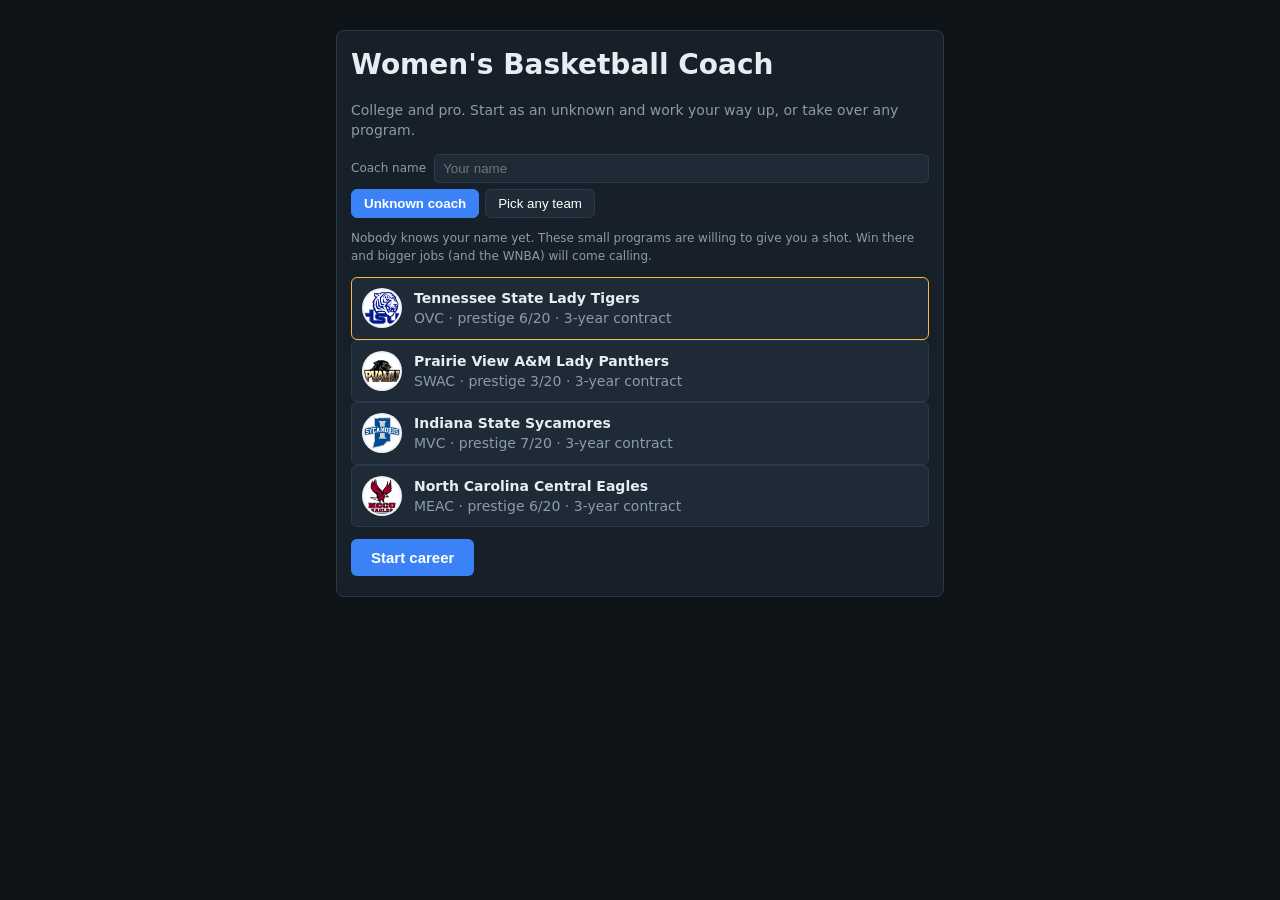
<file: index.html>
<!doctype html>
<html lang="en"><head><meta charset="utf-8"><meta name="viewport" content="width=device-width,initial-scale=1,viewport-fit=cover">
<meta name="theme-color" content="#0f1419"><meta name="apple-mobile-web-app-capable" content="yes"><meta name="mobile-web-app-capable" content="yes"><meta name="apple-mobile-web-app-title" content="Hoops Coach"><meta name="apple-mobile-web-app-status-bar-style" content="black-translucent">
<title>Women's Basketball Coach</title>
<link rel="stylesheet" href="css/style.css"></head>
<body>
<div id="app"></div>
<script type="module" src="js/ui/app.js"></script>
</body></html>
</file>
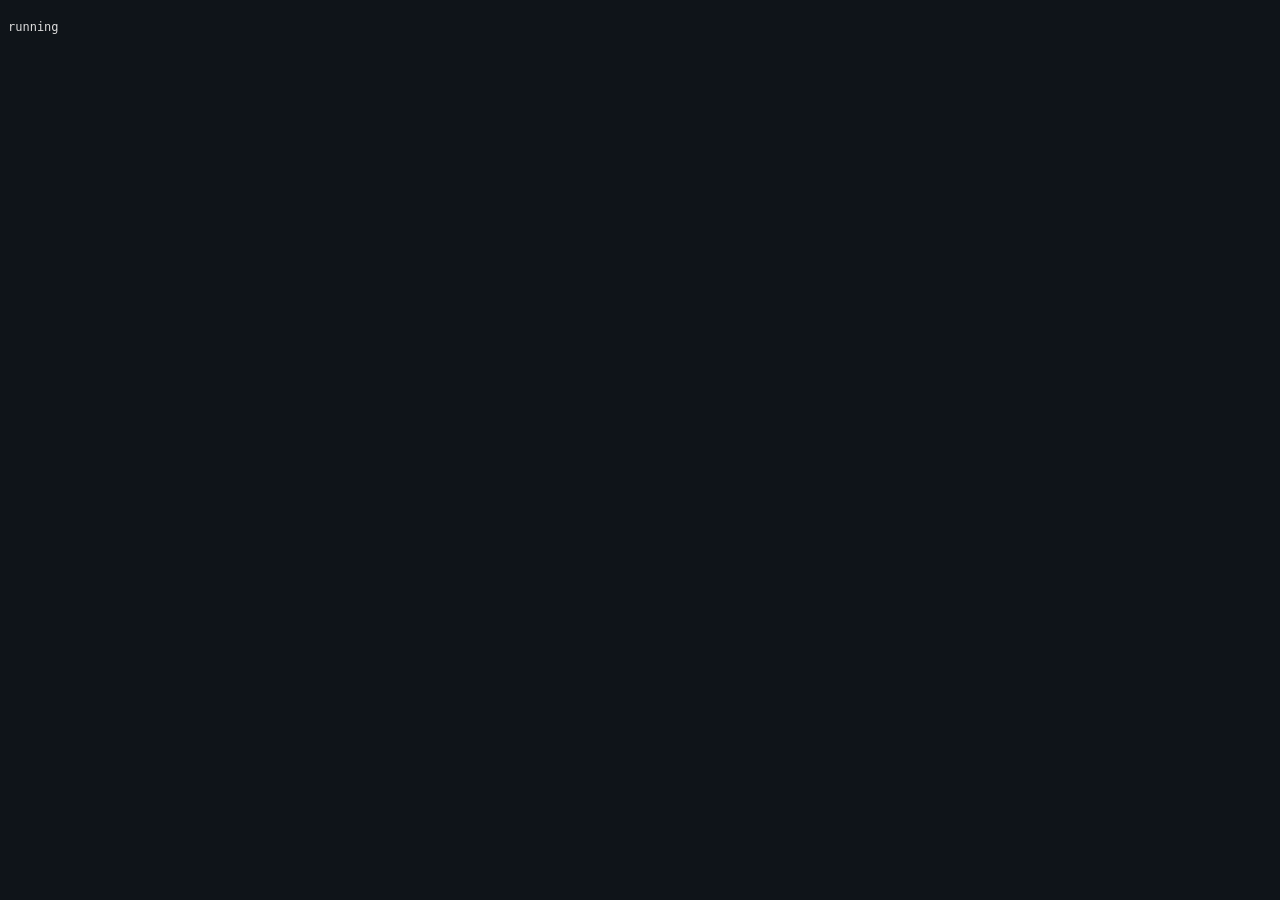
<file: courtsheet.html>
<!doctype html><html><head><meta charset="utf-8"><link rel="stylesheet" href="css/style.css">
<style>body{background:#0f1419;color:#ddd;font:12px system-ui;padding:8px} .row2{display:flex;gap:4px;margin:6px 0;align-items:flex-start} .row2 img{width:var(--iw,300px);border-radius:4px} .cap{width:260px;color:#9ab}</style></head>
<body><div id="box" style="width:600px;position:absolute;left:-9999px"></div><pre id="o">running</pre><div id="sheet"></div>
<script type="module">
// Court animation contact sheet: ?h=connecticut&a=south-carolina&lg=ncaa&n=14&skip=0&t=0.15,0.4,0.7,0.95&neutral=0
// Steps a real game and renders each possession at the given fractions of its script.
const q = new URLSearchParams(location.search), out = [];
try {
  const W = await import('./js/game/world.js'), S = await import('./js/game/season.js'), { Court } = await import('./js/ui/court.js');
  const G = W.newGame({ seed: 3, coachName: 'T', mode: 'pick', team: q.get('h') || 'connecticut' });
  const lg = q.get('lg') || 'ncaa', h = q.get('h') || (lg === 'ncaa' ? 'connecticut' : 'lva'), a = q.get('a') || (lg === 'ncaa' ? 'south-carolina' : 'nyl');
  const game = S.simGame(G, { id: 'sheet' + (q.get('seed') || 1), h, a, lg, neutral: q.get('neutral') === '1' ? 1 : 0 });
  const court = new Court(); document.getElementById('box').appendChild(court.cv);
  court.setGame({ home: G.teams[h], away: G.teams[a], lg, neutral: q.get('neutral') === '1', hasLogo: true, champ: () => q.get('champ') === '1' });
  await new Promise(r => setTimeout(r, 400));   // logo image
  const st = () => ({ on: [game.s[0].on.map(p => p.id), game.s[1].on.map(p => p.id)], tactics: [game.s[0].tactics, game.s[1].tactics], q: game.q, home: game.s[0].players.map(p => p.id), nums: Object.fromEntries([...game.s[0].players, ...game.s[1].players].map(p => [p.id, G.players[p.id]?.num ?? ''])) });
  const ts = (q.get('t') || '0.15,0.4,0.7,0.95').split(',').map(Number), N = +(q.get('n') || 12), skip = +(q.get('skip') || 0);
  const sheet = document.getElementById('sheet'); if (q.get('big')) { document.body.style.setProperty('--iw', '740px'); document.getElementById('box').style.width = '1100px'; }
  const shot = (evs, label) => {
    court.play(evs, st(), 1e9); const S2 = court.script;
    const row = document.createElement('div'); row.className = 'row2';
    const cap = document.createElement('div'); cap.className = 'cap'; cap.textContent = label; row.appendChild(cap);
    for (const t of ts) { court.draw(t); const im = document.createElement('img'); im.src = court.cv.toDataURL(); row.appendChild(im); }
    court.script = S2; court.finish(); sheet.appendChild(row);
  };
  shot(game.ev.slice(), 'tip-off');
  let k = 0, bad = 0;
  while (!game.done && k < N + skip) {
    const evs = game.step();
    if (k >= skip) shot(evs, evs.filter(e => e.type !== 'sub').map(e => e.text).join(' | '));
    k++;
  }
  // fuzz: play the rest of the game through the script builder looking for NaN positions
  while (!game.done) { const evs = game.step(); court.play(evs, st(), 1e9); for (const t of [0.3, 0.8, 1]) { court.draw(t); if ((court.lastPeople || []).some(p => !isFinite(p.x) || !isFinite(p.y))) bad++; } court.finish(); }
  out.push(`ok, bad frames ${bad}, final ${game.s[0].score}-${game.s[1].score}`);
} catch (e) { out.push('ERR ' + e.stack); }
document.getElementById('o').textContent = out.join('\n');
</script></body></html>
</file>
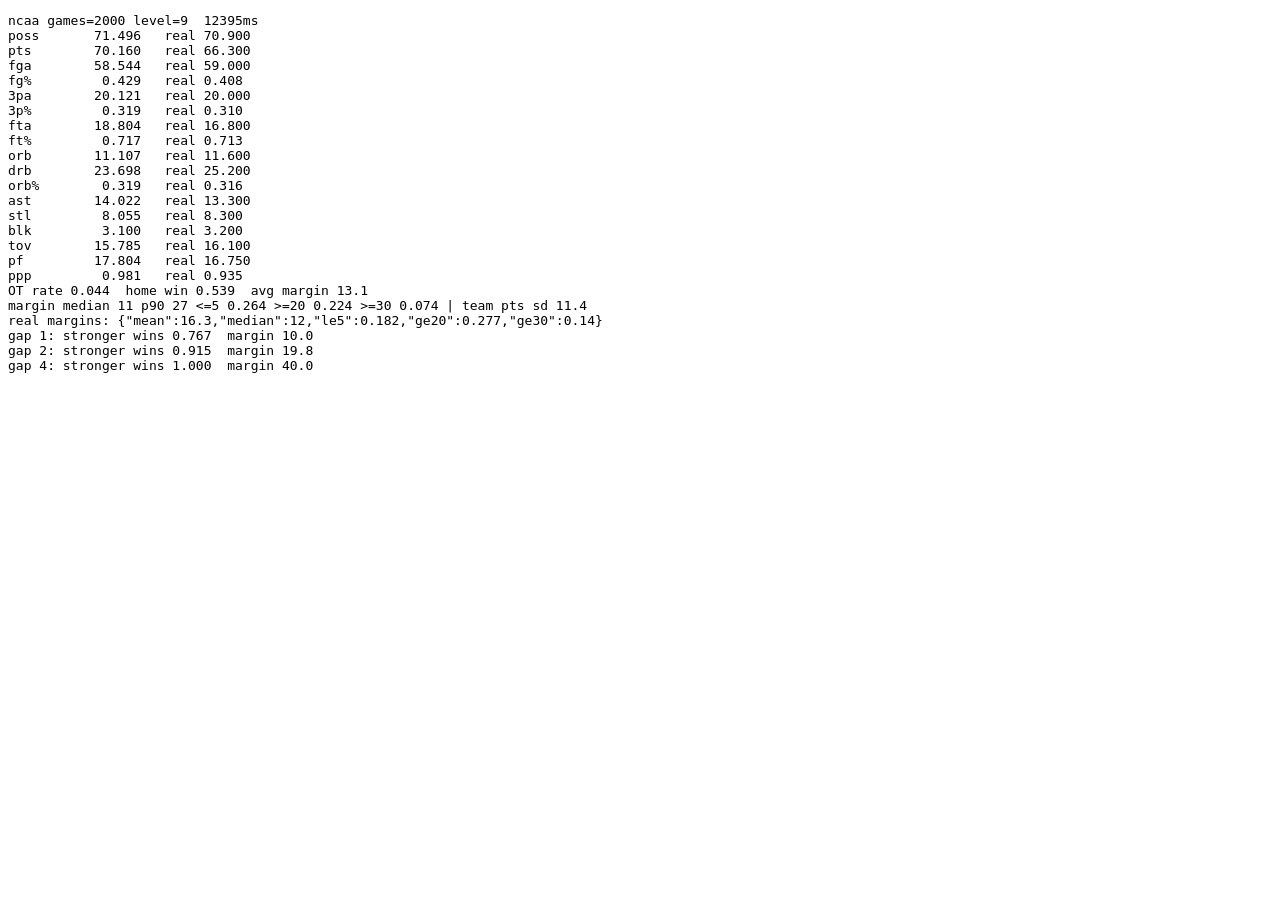
<file: harness.html>
<!doctype html>
<meta charset="utf-8">
<title>Engine harness</title>
<body style="font:13px monospace;background:#fff">
<pre id="o">running…</pre>
<script type="module">
// Calibration harness. ?league=ncaa|wnba&n=2000&level=9  (level = average rating of the generated teams)
// &real=1 uses the real rosters (js/data/real.js) instead: random pairings of teams in that league.
import { Game, ovr, TUNE } from './js/engine/game.js';
import { makeRng } from './js/engine/rng.js';
import { genRoster } from './js/data/gen.js';
const q = new URLSearchParams(location.search);
for (const kv of (q.get('tune') || '').split(',').filter(Boolean)) { const [k, v] = kv.split(':'); TUNE[k] = +v; if (k !== 'skill' && k !== 'form') TUNE.use = 1; }
const league = q.get('league') || 'ncaa', N = +(q.get('n') || 2000), level = +(q.get('level') || (league === 'ncaa' ? 9 : 14));
const T = { ncaa: { poss: 70.9, pts: 66.3, fga: 59.0, fg_pct: .408, tpa: 20.0, tp_pct: .310, fta: 16.8, ft_pct: .713, orb: 11.6, drb: 25.2, orb_pct: .316, ast: 13.3, stl: 8.3, blk: 3.2, tov: 16.1, pf: 16.75 },
            wnba: { poss: 82.3, pts: 87.1, fga: 68.6, fg_pct: .452, tpa: 25.5, tp_pct: .340, fta: 20.8, ft_pct: .786, orb: 8.5, drb: 25.0, orb_pct: .255, ast: 20.7, stl: 7.4, blk: 4.0, tov: 13.1, pf: 19.8 } }[league];
const o = document.getElementById('o'), out = [];
const rng = makeRng(+(q.get('seed') || 7));
let teams;
if (q.get('real')) {
  const R = await import('./js/data/real.js');
  const P = id => { const p = R.PLAYERS[id]; return { ...p, r: Object.fromEntries(R.RATING_KEYS.map((k, i) => [k, p.r[i]])) }; };
  teams = R.TEAMS.filter(t => t.league === league).map(t => ({ id: t.id, name: t.name, conf: t.conf, players: t.roster.map(P).sort((a, b) => b.L - a.L).slice(0, league === 'ncaa' ? 15 : 12) }));
} else teams = Array.from({ length: 40 }, (_, i) => ({ id: 't' + i, name: 'T' + i, players: genRoster(rng, level + rng.gauss() * 0.6, league) }));
const tactic = q.get('off') || null, dtac = q.get('def') || null;
const S = {}, add = (k, v) => S[k] = (S[k] || 0) + v;
let games = 0, ot = 0, homeW = 0, t0 = performance.now();
const margins = [], pts = [];
for (let g = 0; g < N; g++) {
  const a = teams[Math.floor(rng() * teams.length)]; let b;
  const same = teams.filter(t => t.conf === a.conf && t !== a);
  if (q.get('mirror')) b = { ...a, id: a.id + 'x' };
  else if (q.get('real') && same.length && rng() < 0.62) b = same[Math.floor(rng() * same.length)];
  else do { b = teams[Math.floor(rng() * teams.length)]; } while (b === a);
  const G = new Game({ ...a, tactics: tactic ? { off: tactic, def: dtac || 'man' } : undefined }, { ...b, tactics: dtac ? { def: dtac } : undefined }, { league, seed: g * 7919 + 1 });
  const r = G.run(); games++; if (r.ot) ot++; if (r.winner === 0) homeW++;
  margins.push(Math.abs(r.score[0] - r.score[1])); pts.push(r.score[0], r.score[1]);
  for (const tm of r.tm) for (const k in tm) add(k, tm[k]);
  add('ms', 0);
}
const n2 = games * 2, pg = k => S[k] / n2;
const row = (k, v, t) => `${k.padEnd(8)} ${v.toFixed(3).padStart(8)}   real ${t == null ? '' : t.toFixed(3)}`;
out.push(`${league} games=${games} level=${level} ${q.get('real') ? 'REAL' : ''} ${(performance.now() - t0).toFixed(0)}ms`);
S.poss = S.fga - S.orb + S.tov + 0.44 * S.fta;
out.push(row('poss', pg('poss'), T.poss), row('pts', pg('pts'), T.pts), row('fga', pg('fga'), T.fga), row('fg%', S.fgm / S.fga, T.fg_pct),
  row('3pa', pg('tpa'), T.tpa), row('3p%', S.tpm / S.tpa, T.tp_pct), row('fta', pg('fta'), T.fta), row('ft%', S.ftm / S.fta, T.ft_pct),
  row('orb', pg('orb'), T.orb), row('drb', pg('drb'), T.drb), row('orb%', S.orb / (S.orb + S.drb), T.orb_pct), row('ast', pg('ast'), T.ast), row('stl', pg('stl'), T.stl),
  row('blk', pg('blk'), T.blk), row('tov', pg('tov'), T.tov), row('pf', pg('pf'), T.pf), row('ppp', S.pts / S.poss, T.pts / T.poss));
out.push(`OT rate ${(ot / games).toFixed(3)}  home win ${(homeW / games).toFixed(3)}  avg margin ${(margins.reduce((s, x) => s + x, 0) / games).toFixed(1)}`);
{ const m = margins.slice().sort((a, b) => a - b), mean = pts.reduce((s, x) => s + x, 0) / pts.length, sd = Math.sqrt(pts.reduce((s, x) => s + (x - mean) ** 2, 0) / pts.length);
  out.push(`margin median ${m[m.length >> 1]} p90 ${m[Math.floor(m.length * 0.9)]} <=5 ${(m.filter(x => x <= 5).length / m.length).toFixed(3)} >=20 ${(m.filter(x => x >= 20).length / m.length).toFixed(3)} >=30 ${(m.filter(x => x >= 30).length / m.length).toFixed(3)} | team pts sd ${sd.toFixed(1)}`);
  out.push(`real margins: ${JSON.stringify({ wnba: { mean: 11.8, median: 10, le5: .272, ge20: .17, ge30: .054 }, ncaa: { mean: 16.3, median: 12, le5: .182, ge20: .277, ge30: .14 } }[league])}`); }
// Strength check: level gap -> win% and margin
if (!q.get('real')) for (const gap of [1, 2, 4]) {
  let w = 0, m = 0; const M = 400;
  for (let g = 0; g < M; g++) {
    const A = { id: 'a', name: 'A', players: genRoster(rng, level + gap / 2, league) }, B = { id: 'b', name: 'B', players: genRoster(rng, level - gap / 2, league) };
    const r = new Game(g % 2 ? A : B, g % 2 ? B : A, { league, seed: g + 99, neutral: true }).run();
    const ai = g % 2 ? 0 : 1; if (r.winner === ai) w++; m += r.score[ai] - r.score[1 - ai];
  }
  out.push(`gap ${gap}: stronger wins ${(w / M).toFixed(3)}  margin ${(m / M).toFixed(1)}`);
}
o.textContent = out.join('\n');
</script>
</file>
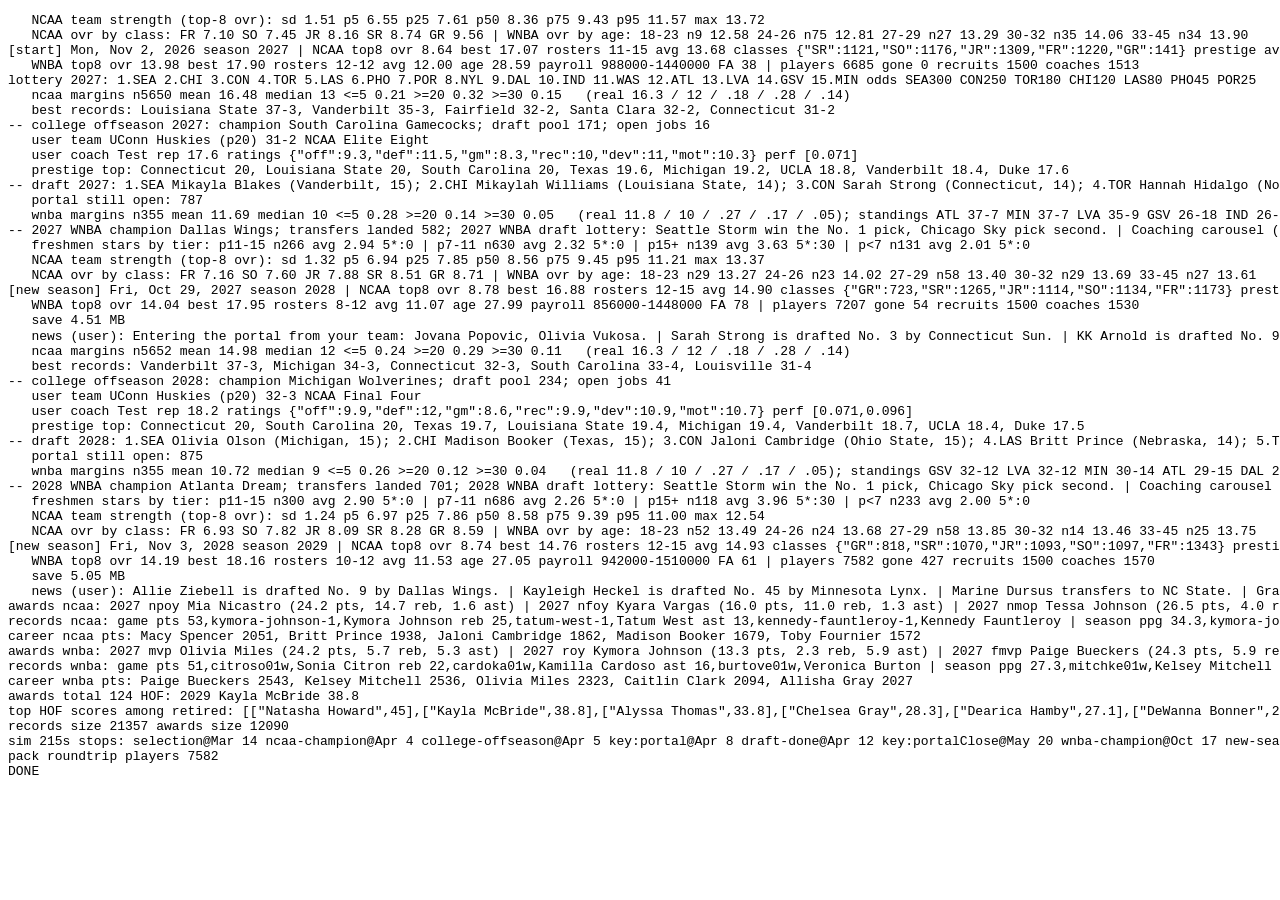
<file: multiseason.html>
<!doctype html><meta charset="utf-8"><body><pre id="o">running</pre>
<!-- Multi-season test: ?seasons=3&team=connecticut&auto=1&seed=5. Runs the whole calendar (offseasons included) with the user's team on
     auto, and prints league health per season: rating levels, roster sizes, recruiting, portal, draft, free agency, carousel, save size. -->
<script type="module">
const o = document.getElementById('o'), out = [], q = new URLSearchParams(location.search);
const log = s => { out.push(s); o.textContent = out.join('\n'); };
try {
  const W = await import('./js/game/world.js'), S = await import('./js/game/season.js'), SC = await import('./js/game/sched.js'), OF = await import('./js/game/offseason.js'), RC = await import('./js/game/recruit.js'), SV = await import('./js/game/saves.js');
  const team = q.get('team') || 'connecticut', N = +(q.get('seasons') || 2);
  const E = await import('./js/engine/game.js'); for (const kv of (q.get('tune') || '').split(',').filter(Boolean)) { const [k, v] = kv.split(':'); E.TUNE[k] = +v; if (k !== 'skill' && k !== 'form') E.TUNE.use = 1; }
  const marg = lg => { const m = G.games.filter(g => g.lg === lg && g.done).map(g => Math.abs(g.s[0] - g.s[1])).sort((a, b) => a - b); const n = m.length; return `${lg} margins n${n} mean ${f(m.reduce((s, x) => s + x, 0) / n)} median ${m[n >> 1]} <=5 ${f(m.filter(x => x <= 5).length / n)} >=20 ${f(m.filter(x => x >= 20).length / n)} >=30 ${f(m.filter(x => x >= 30).length / n)}`; };
  const mode = q.get('mode') || 'pick';
  const G = W.newGame({ seed: +(q.get('seed') || 5), coachName: 'Test', mode, team });
  G.user.auto = q.get('auto') !== '0';
  const avg = a => a.length ? a.reduce((s, x) => s + x, 0) / a.length : 0, f = x => x.toFixed(2);
  const health = tag => {
    const lg = l => Object.values(G.teams).filter(t => t.league === l);
    const top8 = t => t.roster.map(id => W.ovr(G.players[id])).sort((a, b) => b - a).slice(0, 8);
    const nc = lg('ncaa'), wn = lg('wnba');
    const sizes = ts => { const s = ts.map(t => t.roster.length); return `${Math.min(...s)}-${Math.max(...s)} avg ${f(avg(s))}`; };
    const cls = {}; for (const t of nc) for (const id of t.roster) { const c = G.players[id].cls; cls[c] = (cls[c] || 0) + 1; }
    const wAge = wn.flatMap(t => t.roster.map(id => G.players[id].age));
    const pay = wn.map(t => OF.payroll(G, t));
    const pres = nc.map(t => t.prestige);
    const byc = {}; for (const t of nc) for (const id of t.roster) { const p = G.players[id]; (byc[p.cls] ||= []).push(W.ovr(p)); }
    { const ts = nc.map(t => avg(top8(t))).sort((a, b) => a - b), m = avg(ts), sd = Math.sqrt(avg(ts.map(x => (x - m) ** 2))); const q = p => f(ts[Math.floor(p * (ts.length - 1))]);
      log(`   NCAA team strength (top-8 ovr): sd ${f(sd)} p5 ${q(0.05)} p25 ${q(0.25)} p50 ${q(0.5)} p75 ${q(0.75)} p95 ${q(0.95)} max ${q(1)}`); }
    log(`   NCAA ovr by class: ` + ['FR', 'SO', 'JR', 'SR', 'GR'].map(c => `${c} ${f(avg(byc[c] || []))}`).join(' ') + ` | WNBA ovr by age: ` + [[18, 23], [24, 26], [27, 29], [30, 32], [33, 45]].map(([a, b]) => { const v = wn.flatMap(t => t.roster.map(id => G.players[id])).filter(p => p.age >= a && p.age <= b).map(W.ovr); return `${a}-${b} n${v.length} ${f(avg(v))}`; }).join(' '));
    log(`[${tag}] ${SC.fmtDay(G.day, true)} season ${G.season} | NCAA top8 ovr ${f(avg(nc.flatMap(top8)))} best ${f(Math.max(...nc.flatMap(top8)))} rosters ${sizes(nc)} classes ${JSON.stringify(cls)} prestige avg ${f(avg(pres))} max ${f(Math.max(...pres))}`);
    log(`   WNBA top8 ovr ${f(avg(wn.flatMap(top8)))} best ${f(Math.max(...wn.flatMap(top8)))} rosters ${sizes(wn)} age ${f(avg(wAge))} payroll ${Math.min(...pay)}-${Math.max(...pay)} FA ${G.fa.length} | players ${Object.keys(G.players).length} gone ${Object.values(G.players).filter(p => p.league === 'gone').length} recruits ${(G.recruits || []).length} coaches ${Object.keys(G.coaches).length}`);
  };
  health('start');
  const L = G.lottery; log('lottery ' + L.draft + ': ' + L.r1.map((id, i) => `${i + 1}.${G.teams[id].abbr}`).join(' ') + ' odds ' + L.odds.map(([id, o]) => G.teams[id].abbr + o).join(' '));
  const t0 = performance.now();
  const stops = [];
  let seasonsDone = 0, guard = 0;
  while (seasonsDone < N && guard++ < 400) {
    const r = S.advance(G, { stopAtUserGame: false });
    stops.push(r.stop + '@' + SC.fmtDay(r.day));
    if (r.stop === 'jobs') {
      const cur = G.teams[W.userTeam(G)], best = (G.user.offers || []).map(o => G.teams[o.tid]).filter(t => t.league === 'ncaa').sort((a, b) => b.prestige - a.prestige)[0];
      log(`-- offers: ${(G.user.offers || []).map(o => `${G.teams[o.tid].short} (p${Math.round(G.teams[o.tid].prestige)})`).join(', ')}${G.user.fired ? ' [fired]' : ''}`);
      if (G.user.fired) OF.acceptJob(G, G.user.offers[0].tid);
      else if (q.get('move') && best && best.prestige > cur.prestige + 2) { OF.acceptJob(G, best.id); log(`   moved to ${best.name}`); }
      else OF.declineOffers(G);
    }
    if (r.stop === 'college-offseason') {
      const cal = SC.calendar(G.season);
      log('   ' + marg('ncaa') + '   (real 16.3 / 12 / .18 / .28 / .14)');
      { const ap = Object.values(G.teams).filter(t => t.league === 'ncaa').sort((a, b) => (b.rec.w - b.rec.l) - (a.rec.w - a.rec.l)).slice(0, 5).map(t => `${t.short} ${t.rec.w}-${t.rec.l}`); log('   best records: ' + ap.join(', ')); }
      log(`-- college offseason ${G.season}: champion ${G.teams[G.bracket.champ].name}; draft pool ${G.draftPool.length}; open jobs ${G.carousel ? G.carousel.open.length : 0}`);
      const u = G.teams[W.userTeam(G)], c = G.coaches[G.user.coach]; log(`   user team ${u.name} (p${u.prestige}) ${u.hist.at(-1)?.w}-${u.hist.at(-1)?.l} ${OF.finishLabel('ncaa', u.hist.at(-1)?.f)}`); log(`   user coach ${c.name} rep ${c.rep} ratings ${JSON.stringify(c.r)} perf ${JSON.stringify(c.perf)}`);
      const hi = Object.values(G.teams).filter(t => t.league === 'ncaa').sort((a, b) => b.prestige - a.prestige).slice(0, 8).map(t => `${t.short} ${t.prestige}`); log('   prestige top: ' + hi.join(', '));
      void cal;
    }
    if (r.stop === 'draft-done' || (r.stop === null && G.draft?.done && !G._dl)) { }
    if (G.draft?.done && !G._dl) { G._dl = 1; log(`-- draft ${G.draft.season}: ` + G.draft.picks.slice(0, 12).map(([t, p], i) => `${i + 1}.${G.teams[t].abbr} ${G.players[p]?.name} (${G.players[p]?.college}, ${W.ovrI(G.players[p])})`).join('; '));
      const portal = (G.recruits || []).filter(id => G.players[id]?.rec?.portal).length; log(`   portal still open: ${portal}`); }
    if (r.stop === 'new-season') {
      delete G._dl; seasonsDone++;
      // recruiting outcome of the class that just joined: freshmen by team prestige tier
      const nc = Object.values(G.teams).filter(t => t.league === 'ncaa');
      const tier = t => t.prestige >= 15 ? 'p15+' : t.prestige >= 11 ? 'p11-15' : t.prestige >= 7 ? 'p7-11' : 'p<7';
      const by = {}; for (const t of nc) for (const id of t.roster) { const p = G.players[id]; if (p.cls === 'FR' && p.stars) { (by[tier(t)] ||= []).push(p.stars); } }
      log('   freshmen stars by tier: ' + Object.entries(by).map(([k, v]) => `${k} n${v.length} avg ${f(avg(v))} 5*:${v.filter(x => x === 5).length}`).join(' | '));
      const tr = Object.values(G.players).filter(p => p.league === 'ncaa' && p.from).length; void tr;
      health('new season');
      const json = SV.packGame(G); log(`   save ${(json.length / 1e6).toFixed(2)} MB`);
      log(`   news (user): ` + G.news.filter(n => n.me).slice(-8).map(n => n.text).join(' | '));
    }
    if (r.stop === 'wnba-champion') { log('   ' + marg('wnba') + '   (real 11.8 / 10 / .27 / .17 / .05); standings ' + S.standings(G, 'wnba').map(t => `${t.abbr} ${t.rec.w}-${t.rec.l}`).join(' ')); }
    if (r.stop === 'wnba-champion') { const tr = Object.values(G.players).filter(p => p.league === 'ncaa' && p.from).length; log(`-- ${G.season} WNBA champion ${G.teams[G.wpo.champ].name}; transfers landed ${tr}; ` + G.news.filter(n => /portal opens|carousel|lottery/.test(n.text)).slice(-4).map(n => n.text).join(' | ')); }
    if (r.stop === 'max') break;
  }
  { const LG = await import('./js/game/legacy.js');
    for (const lg of ['ncaa', 'wnba']) {
      const A = G.awards.filter(a => LG.AWARDS[a.k][0] === lg && ['npoy', 'mvp', 'nfoy', 'roy', 'nmop', 'fmvp', 'ncoy', 'wcoy'].includes(a.k));
      log(`awards ${lg}: ` + A.map(a => `${a.s} ${a.k} ${(G.players[a.id] || G.coaches[a.id])?.name} (${a.v})`).join(' | '));
      const R = G.records[lg]; log(`records ${lg}: game pts ${R.game.pts?.[0]?.slice(0, 3)} reb ${R.game.reb?.[0]?.slice(0, 3)} ast ${R.game.ast?.[0]?.slice(0, 3)} | season ppg ${R.avg.pts?.[0]?.slice(0, 3)} | team wins ${R.tseason.w?.[0]?.slice(0, 3)}`);
      log(`career ${lg} pts: ` + LG.careerLeaders(G, lg, 'pts', 5).map(x => `${x.p.name} ${x.v}`).join(', '));
    }
    log('awards total ' + G.awards.length + ' HOF: ' + G.hof.map(h => `${h.s} ${(G.players[h.id] || G.coaches[h.id])?.name} ${h.score}`).join(', '));
    const top = Object.values(G.players).filter(p => p.league === 'gone' && p.left).map(p => [p.name, LG.hofScore(G, p)]).sort((a, b) => b[1] - a[1]).slice(0, 6); log('top HOF scores among retired: ' + JSON.stringify(top));
    log('records size ' + JSON.stringify(G.records).length + ' awards size ' + JSON.stringify(G.awards).length); }
  log(`sim ${(performance.now() - t0) / 1000 | 0}s stops: ${stops.filter(s => !s.startsWith('null')).join(' ')}`);
  const G2 = SV.unpackGame(SV.packGame(G)); log('pack roundtrip players ' + Object.keys(G2.players).length);
} catch (e) { log('ERR ' + e.stack); }
log('DONE');
</script>
</file>
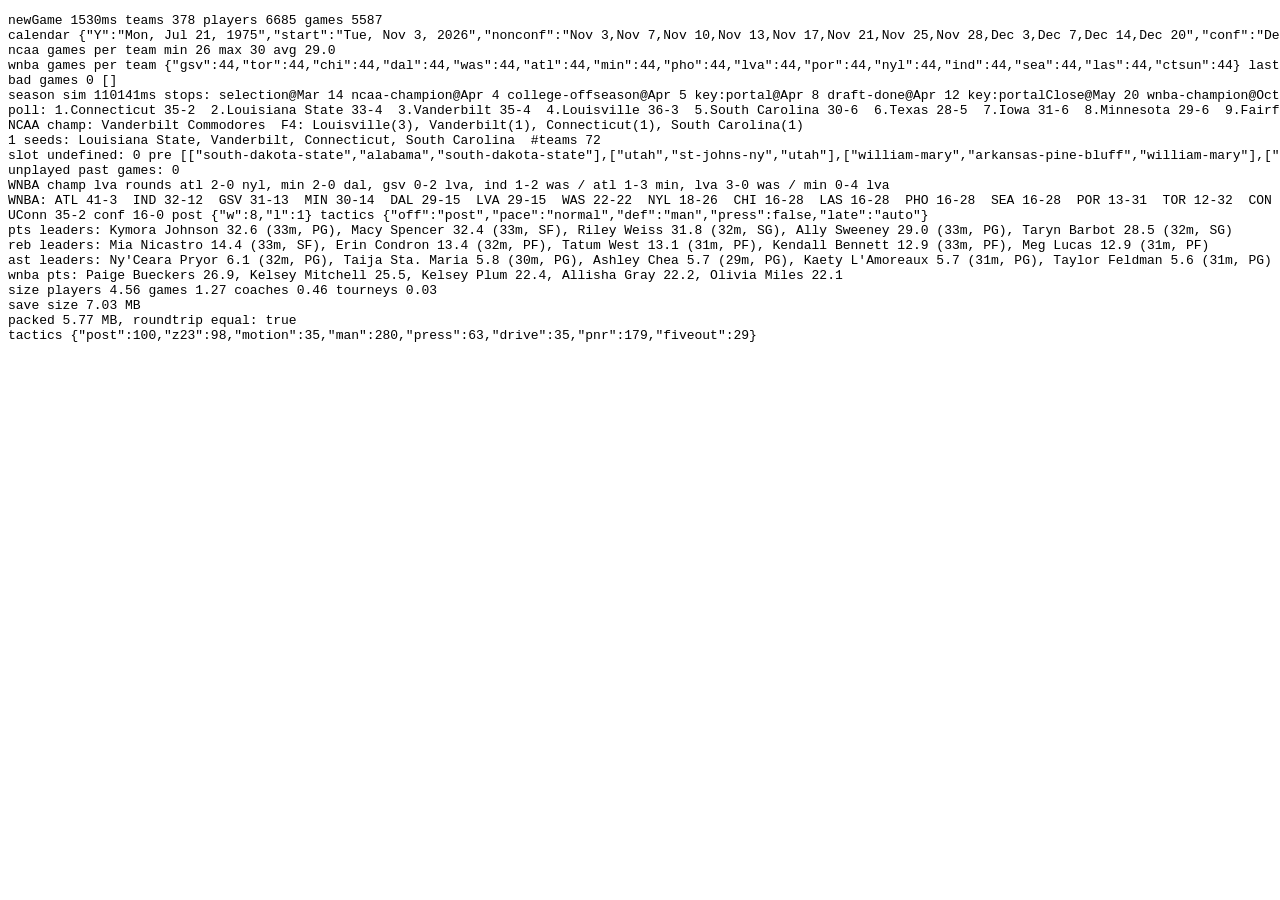
<file: seasontest.html>
<!doctype html><meta charset="utf-8"><body><pre id="o">running</pre><!-- Full two-league season test: newGame (UConn), advance to the WNBA title, prints schedule counts, poll, bracket, standings, leaders, save size + pack roundtrip. -->
<script type="module">
const o = document.getElementById('o'), out = [];
const canon = x => JSON.stringify(x, (k, v) => v && typeof v === 'object' && !Array.isArray(v) ? Object.fromEntries(Object.keys(v).sort().map(q => [q, v[q]])) : v);
try {
  const W = await import('./js/game/world.js'), S = await import('./js/game/season.js'), SC = await import('./js/game/sched.js');
  let t0 = performance.now();
  const G = W.newGame({ seed: 11, coachName: 'Test', mode: 'pick', team: 'connecticut' });
  out.push(`newGame ${(performance.now() - t0).toFixed(0)}ms teams ${Object.keys(G.teams).length} players ${Object.keys(G.players).length} games ${G.games.length}`);
  const cal = SC.calendar(G.season);
  out.push('calendar ' + JSON.stringify(Object.fromEntries(Object.entries(cal).map(([k, v]) => [k, typeof v === 'number' ? SC.fmtDay(v, true) : Array.isArray(v) ? v.map(x => SC.fmtDay(x)).join(',') : Object.fromEntries(Object.entries(v).map(([a, b]) => [a, SC.fmtDay(b)]))]))));
  const per = {}; for (const g of G.games) if (g.lg === 'ncaa') { per[g.h] = (per[g.h] || 0) + 1; per[g.a] = (per[g.a] || 0) + 1; }
  const cnt = Object.values(per); out.push(`ncaa games per team min ${Math.min(...cnt)} max ${Math.max(...cnt)} avg ${(cnt.reduce((a, b) => a + b, 0) / cnt.length).toFixed(1)}`);
  const wp = {}; for (const g of G.games) if (g.lg === 'wnba') { wp[g.h] = (wp[g.h] || 0) + 1; wp[g.a] = (wp[g.a] || 0) + 1; }
  out.push('wnba games per team ' + JSON.stringify(wp) + ' last day ' + SC.fmtDay(Math.max(...G.games.filter(g => g.lg === 'wnba').map(g => g.day))));
  t0 = performance.now();
  const badg = G.games.filter(g => !G.teams[g.h] || !G.teams[g.a]); out.push('bad games ' + badg.length + ' ' + JSON.stringify(badg.slice(0, 3)));
  let stops = [];
  for (let k = 0; k < 20; k++) { const r = S.advance(G, { stopAtUserGame: false }); stops.push(r.stop + '@' + SC.fmtDay(r.day)); if (r.stop === 'wnba-champion' || r.stop === 'max') break; }
  out.push(`season sim ${(performance.now() - t0).toFixed(0)}ms stops: ${stops.join(' ')}`);
  out.push('poll: ' + G.polls.ncaa.list.slice(0, 10).map(x => `${x.rank}.${G.teams[x.id].short} ${x.w}-${x.l}`).join('  '));
  const B = G.bracket;
  if (B) {
    out.push('NCAA champ: ' + (B.champ && G.teams[B.champ].name) + '  F4: ' + (B.w[3] || []).map(id => id && G.teams[id].short + '(' + B.seeds[id] + ')').join(', '));
    out.push('1 seeds: ' + Object.entries(B.seeds).filter(([, s]) => s === 1).map(([id]) => G.teams[id].short).join(', ') + '  #teams ' + Object.keys(B.seeds).length);
    out.push('slot undefined: ' + B.slot.filter(x => x === undefined).length + ' pre ' + JSON.stringify(B.pre.map(p => [p.a, p.b, p.win])) + ' w lens ' + B.w.map(x => x && x.filter(y => y !== undefined).length).join(',') + ' g0 ' + (B.g[0] || []).filter(Boolean).length);
    const und = G.games.filter(g => !g.done && g.day < G.day); out.push('unplayed past games: ' + und.length);
  }
  if (G.wpo) out.push('WNBA champ ' + G.wpo.champ + ' rounds ' + G.wpo.r.map(rd => rd.map(sr => sr.a + ' ' + sr.wa + '-' + sr.wb + ' ' + sr.b).join(', ')).join(' / '));
  const ws = S.standings(G, 'wnba'); out.push('WNBA: ' + ws.slice(0, 15).map(t => `${t.abbr} ${t.rec.w}-${t.rec.l}`).join('  '));
  const uc = G.teams['connecticut']; out.push(`UConn ${uc.rec.w}-${uc.rec.l} conf ${uc.rec.cw}-${uc.rec.cl} post ${JSON.stringify(uc.post)} tactics ${JSON.stringify(uc.tactics)}`);
  for (const k of ['pts', 'reb', 'ast']) out.push(k + ' leaders: ' + S.leaders(G, 'ncaa', k, 5).map(x => `${x.p.name} ${x.v.toFixed(1)} (${(x.st.sec/60/x.st.g).toFixed(0)}m, ${x.p.pos})`).join(', '));
  out.push('wnba pts: ' + S.leaders(G, 'wnba', 'pts', 5).map(x => `${x.p.name} ${x.v.toFixed(1)}`).join(', '));
  const json = JSON.stringify(G); out.push('size players ' + (JSON.stringify(G.players).length/1e6).toFixed(2) + ' games ' + (JSON.stringify(G.games).length/1e6).toFixed(2) + ' coaches ' + (JSON.stringify(G.coaches).length/1e6).toFixed(2) + ' tourneys ' + (JSON.stringify(G.tourneys||{}).length/1e6).toFixed(2)); out.push(`save size ${(json.length / 1e6).toFixed(2)} MB`);
  const SV = await import('./js/game/saves.js'); const pk = SV.packGame(G); const G2 = SV.unpackGame(pk);
  out.push('packed ' + (pk.length / 1e6).toFixed(2) + ' MB, roundtrip equal: ' + (canon(G2) === canon(G)));
  const tac = {}; for (const t of Object.values(G.teams)) { tac[t.tactics.off] = (tac[t.tactics.off] || 0) + 1; tac[t.tactics.def] = (tac[t.tactics.def] || 0) + 1; if (t.tactics.press) tac.press = (tac.press || 0) + 1; }
  out.push('tactics ' + JSON.stringify(tac));
} catch (e) { out.push('ERR ' + e.stack); }
o.textContent = out.join('\n');
</script>
</file>
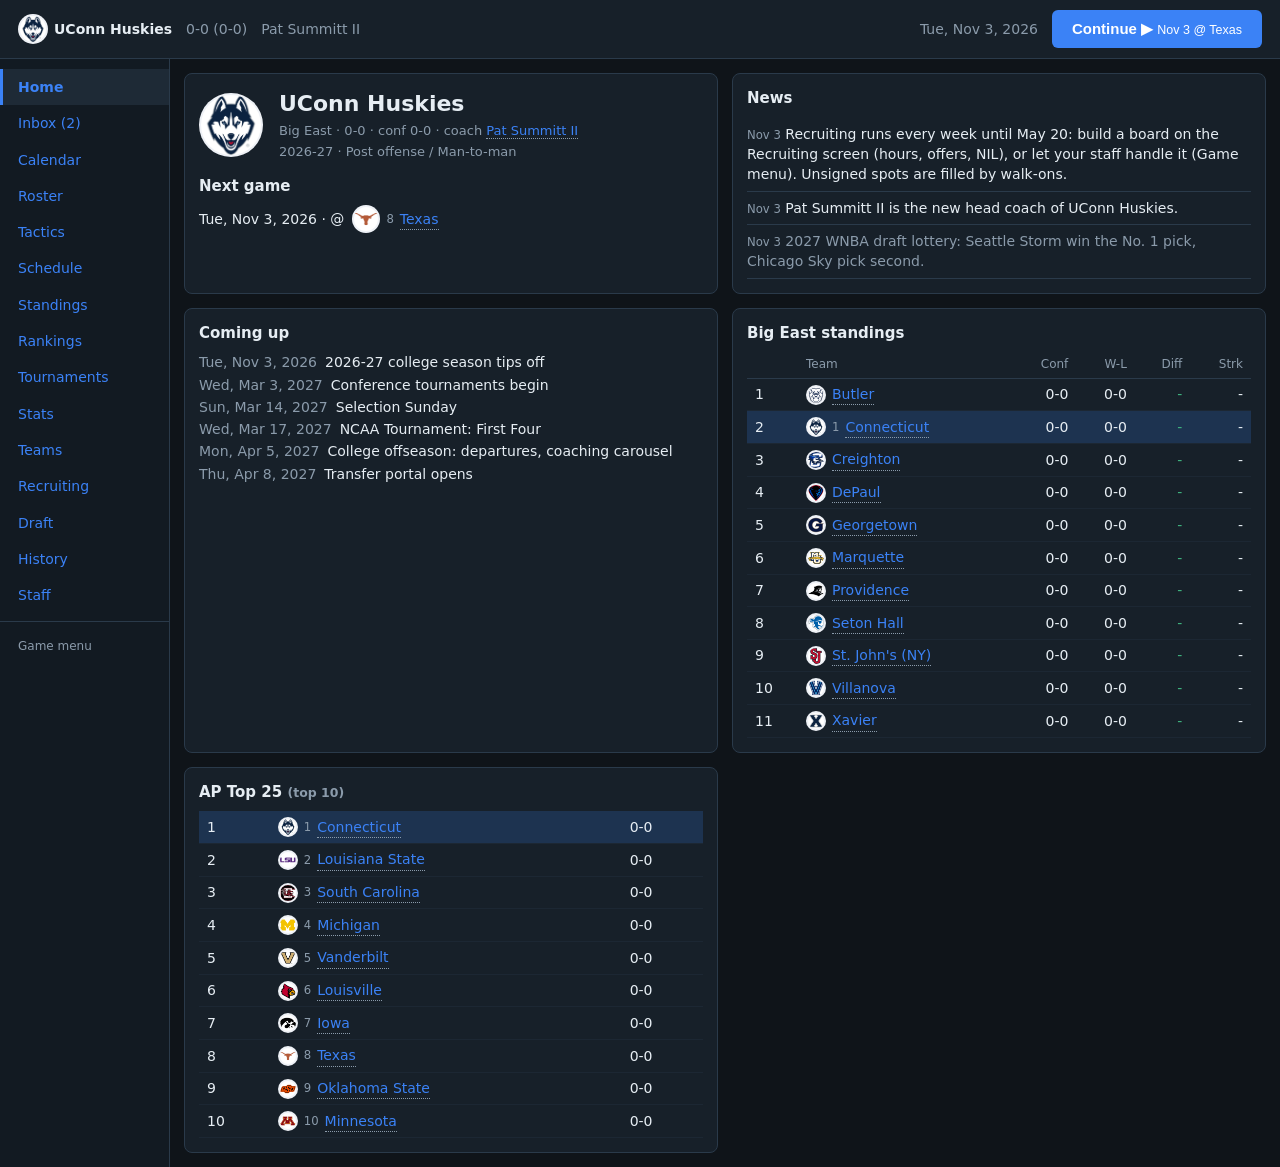
<file: uitest.html>
<!doctype html><html><head><meta charset="utf-8"><link rel="stylesheet" href="css/style.css"></head><body>
<div id="app"></div><pre id="o" style="display:none"></pre>
<script type="module">
// UI click-through for screenshots: ?shot=<screen or act:arg | live | liveq&v=q|h | spect (after until=scout&scout=1)>&mode=pick|unknown&team=<id>&cont=<continues>&poss=<live possessions>. Errors land in #o.
Object.defineProperty(window, 'indexedDB', { value: undefined });
const errs = [];
window.addEventListener('error', e => errs.push(e.message));
window.addEventListener('unhandledrejection', e => errs.push(String(e.reason && e.reason.stack || e.reason)));
const q = new URLSearchParams(location.search);
try {
  await import('./js/ui/app.js');
  await new Promise(r => setTimeout(r, 300));
  const D = window.__dbg;
  const shot = q.get('shot') || 'home';
  if (shot !== 'start') {
    D.ui.start.mode = q.get('mode') || 'pick'; D.ui.start.team = q.get('team') || 'connecticut'; D.ui.start.name = 'Pat Summitt II'; D.ui.start.seed = 5;
    D.ACTS['st-go']();
    const n = +(q.get('cont') || 0);
    for (let i = 0; i < n; i++) { D.ACTS.continue(); if (D.ui.screen === 'pregame' && i < n - 1) D.ACTS.simgame(); }
    // &until=<stop>[,<stop>...]: sim the calendar (user games simmed) until that stop, e.g. until=college-offseason or until=draft
    if (q.get('until')) {
      const S = await import('./js/game/season.js'), want = q.get('until').split(','); let k = 0;
      for (let guard = 0; guard < 300; guard++) { const r = S.advance(D.G, { stopAtUserGame: false }); if (r.stop === want[k]) { k++; if (k === want.length) { D.handleStop(r.stop); break; } } if (r.stop === 'jobs' && !D.G.user.fired && want[k] !== 'jobs') D.G.user.offers = []; if (r.stop === 'draft' && want[k] !== 'draft') D.ACTS.dauto(); if (r.stop === 'key:invite' && q.get('scout')) S.answerInvite(D.G, D.G.inbox.find(m => m.inv && !m.answered).id, true); }
      D.ui.pending = null; D.render();
    }
    for (const kv of (q.get('tab') || '').split(',').filter(Boolean)) { const [k, v] = kv.split(':'); D.ui.tab[k] = v; }
    if (q.get('offers')) { D.G.user.offers = ['tennessee', 'atl'].map(tid => ({ tid, yrs: 4, sal: 900000, until: D.G.day + 4 })); }
    if (shot === 'livecourt') { D.ACTS.continue(); D.ACTS.watch(); D.ui.live.speed = q.get('speed') || 'fast'; await new Promise(r => setTimeout(r, +(q.get('ms') || 9000))); }
    else if (shot === 'live') { D.ACTS.continue(); D.ACTS.watch(); D.ui.live.speed = 'turbo'; for (let i = 0; i < +(q.get('poss') || 60); i++) D.ui.live.game.step(); D.ui.live.ev = D.ui.live.game.ev.slice(); D.ui.live.paused = true; D.render(); }
    else if (shot === 'livebox') { D.ACTS.continue(); D.ACTS.watch(); D.ui.live.paused = true; for (let i = 0; i < 100; i++) D.ui.live.game.step(); D.ui.live.tab = 'box'; D.render(); }
    else if (shot === 'liveq') { D.ACTS.continue(); D.ACTS.watch(); D.ui.live.speed = 'turbo'; D.ACTS.lsimto(q.get('v') || 'q'); }
    else if (shot === 'spect') { const g = (await import('./js/game/season.js')).scoutGames(D.G)[0]; D.ACTS.spect(g.id); D.ui.live.speed = 'turbo'; D.ACTS.lsimto('h'); }
    else if (shot !== 'home') { const [s, a] = shot.split(':'); if (D.ACTS[s]) D.ACTS[s](a, { dataset: {} }); else D.ACTS.go(s); }
  }
} catch (e) { errs.push(e.stack); }
document.getElementById('o').textContent = errs.join('\n') || 'OK';
if (q.get('shot') !== 'livecourt') document.querySelectorAll('script').forEach(s => s.remove());
</script></body></html>
</file>
<file: css/style.css>
:root {
  --bg: #0f1419; --panel: #172029; --panel2: #1e2a36; --line: #2a3a4a; --text: #e6edf3; --muted: #8b9bab;
  --accent: #3b82f6; --gold: #f5b942; --green: #3fb27f; --red: #e5534b; --a: #4ea1ff; --b: #ff8a5c;
}
* { box-sizing: border-box; }
body { margin: 0; background: var(--bg); color: var(--text); font: 14px/1.45 system-ui, "Segoe UI", sans-serif; }
h1, h2, h3 { margin: 0 0 8px; font-weight: 600; }
header { padding: 12px 20px; background: var(--panel); border-bottom: 1px solid var(--line); display: flex; align-items: baseline; gap: 14px; }
header h1 { font-size: 18px; margin: 0; }
header span { color: var(--muted); }
main { display: grid; grid-template-columns: 340px 1fr 340px; gap: 14px; padding: 14px; align-items: start; }
@media (max-width: 1100px) { main { grid-template-columns: 1fr; } }
.card { background: var(--panel); border: 1px solid var(--line); border-radius: 8px; padding: 14px; }
.card h2 { font-size: 15px; }
.row { display: flex; gap: 8px; align-items: center; margin: 6px 0; flex-wrap: wrap; }
label { color: var(--muted); font-size: 12px; }
select, input[type=number], input[type=range] { background: var(--panel2); color: var(--text); border: 1px solid var(--line); border-radius: 5px; padding: 4px 6px; }
button { background: var(--accent); color: #fff; border: 0; border-radius: 6px; padding: 8px 14px; cursor: pointer; font-weight: 600; }
button.secondary { background: var(--panel2); border: 1px solid var(--line); }
button:disabled { opacity: .45; cursor: default; }
.attr { display: grid; grid-template-columns: 118px 1fr 24px; align-items: center; gap: 6px; font-size: 12px; margin: 2px 0; }
.bar { height: 8px; background: var(--panel2); border-radius: 4px; overflow: hidden; }
.bar i { display: block; height: 100%; }
.t1 { background: #d95c54; } .t2 { background: #b8a14a; } .t3 { background: #6bb86b; } .t4 { background: var(--gold); }
.attr b { text-align: right; }
.name { font-size: 16px; font-weight: 600; }
.sub { color: var(--muted); font-size: 12px; margin-bottom: 8px; }
.scoreboard { display: grid; grid-template-columns: 1fr auto 1fr; gap: 10px; text-align: center; align-items: center; margin-bottom: 10px; }
.scoreboard .pts { font-size: 40px; font-weight: 700; line-height: 1; }
.scoreboard .nm { font-size: 13px; color: var(--muted); }
.scoreboard .A .pts { color: var(--a); } .scoreboard .B .pts { color: var(--b); }
.clock { font-size: 18px; font-variant-numeric: tabular-nums; }
.clock small { display: block; color: var(--muted); font-size: 11px; } .clock .cwt { font-weight: 600; color: var(--text, inherit); font-size: 12px; } .clock .crd { margin-top: 2px; }
#feed { height: 480px; overflow-y: auto; background: #0c1116; border: 1px solid var(--line); border-radius: 6px; padding: 8px 10px; }
.ev { padding: 3px 0; border-bottom: 1px solid #16202a; }
.ev .t { color: var(--muted); font-size: 11px; font-variant-numeric: tabular-nums; display: inline-block; width: 58px; }
.ev.score { color: #fff; font-weight: 600; } .ev.info { color: #b5c2cf; } .ev.period { color: var(--gold); margin-top: 6px; }
.ev.fall { color: var(--red); font-weight: 700; } .ev.end { color: var(--green); font-weight: 700; padding: 8px 0; }
table.stats { width: 100%; border-collapse: collapse; font-size: 13px; }
table.stats td, table.stats th { padding: 3px 6px; text-align: center; border-bottom: 1px solid var(--line); }
table.stats td:first-child { text-align: left; color: var(--muted); }
.result { margin-top: 10px; padding: 10px; background: var(--panel2); border-radius: 6px; }
.result b { color: var(--gold); }
.hint { color: var(--muted); font-size: 12px; }

/* ---- game shell (phase 2) ---- */
.top { display: flex; gap: 14px; align-items: center; padding: 10px 18px; background: var(--panel); border-bottom: 1px solid var(--line); position: sticky; top: 0; z-index: 5; flex-wrap: wrap; }
.layout { display: grid; grid-template-columns: 170px 1fr; min-height: calc(100vh - 52px); }
nav { background: #121a22; border-right: 1px solid var(--line); padding: 10px 0; }
nav a { display: block; padding: 8px 18px; color: var(--text); cursor: pointer; text-decoration: none; }
nav a:hover { background: var(--panel2); } nav a.on { background: var(--panel2); border-left: 3px solid var(--accent); padding-left: 15px; font-weight: 600; }
nav a.off { color: var(--muted); } nav a.off2 { color: var(--muted); font-size: 12px; } nav hr { border: 0; border-top: 1px solid var(--line); margin: 8px 0; } nav small { font-size: 10px; }
.content { padding: 14px; display: flex; flex-direction: column; gap: 14px; min-width: 0; }
.muted { color: var(--muted); } .pos { color: var(--green); } .neg { color: var(--red); }
.grid2 { display: grid; grid-template-columns: 1fr 1fr; gap: 14px; } @media (max-width: 900px) { .grid2 { grid-template-columns: 1fr; } .layout { grid-template-columns: 1fr; } }
.tbl { width: 100%; border-collapse: collapse; margin-top: 6px; }
.tbl th { text-align: left; color: var(--muted); font-weight: 500; font-size: 12px; padding: 4px 8px; border-bottom: 1px solid var(--line); }
.tbl td { padding: 5px 8px; border-bottom: 1px solid #1c2733; }
.tbl tr.me td { background: #1d3350; } .tbl td.win { font-weight: 700; color: var(--gold); }
.tbl.dense td, .tbl.dense th { padding: 3px 5px; font-size: 12px; text-align: center; white-space: nowrap; } .tbl.dense td:first-child, .tbl.dense th:first-child { text-align: left; }
td.ac { color: #0f1620; font-weight: 600; } td.ac.t4 { font-weight: 800; }   /* the cell background comes from .t1-.t4, so use dark text for contrast on every tier */
.msg { padding: 6px 0; border-bottom: 1px solid var(--line); }
a[data-act] { color: var(--accent); cursor: pointer; }
.cols2 { display: grid; grid-template-columns: 1fr 1fr; gap: 0 24px; } @media (max-width: 700px) { .cols2 { grid-template-columns: 1fr; } }
.start { max-width: 640px; margin: 30px auto; padding: 0 16px; display: flex; flex-direction: column; gap: 14px; }
.tbl.saves td, .tbl.saves th { font-size: 13px; }
.tbl.saves tr.info td { border-bottom: none; padding-bottom: 2px; }
.tbl.saves tr.acts td { padding-top: 0; }
.tbl.saves tr.acts .row { margin: 2px 0 4px; }
.start input, .tbl select { background: var(--panel2); color: var(--text); border: 1px solid var(--line); border-radius: 5px; padding: 4px 6px; }


/* ---- women's basketball coach additions ---- */
.tn { white-space: nowrap; display: inline-flex; align-items: center; gap: 6px; vertical-align: middle; }
.logo { object-fit: contain; flex: none; vertical-align: middle; background: #eef1f6; border-radius: 50%; padding: 2px; box-sizing: border-box; }
.logo.badge { display: inline-block; text-align: center; border-radius: 50%; color: #fff; font-weight: 700; letter-spacing: -0.5px; padding: 0; }
.wlink { color: inherit; cursor: pointer; text-decoration: none; border-bottom: 1px dotted var(--muted); }
.wlink:hover { color: var(--accent); border-bottom-color: currentColor; }
.top .brand { font-weight: 700; } .top .grow { flex: 1; } .top .rec { color: var(--muted); }
.big { font-size: 15px; padding: 10px 20px; }
.rt { display: inline-block; min-width: 24px; text-align: center; border-radius: 4px; padding: 0 3px; color: #0f1620; font-weight: 600; font-size: 12px; }
.rt.t1 { background: #d95c54; } .rt.t2 { background: #c9a944; } .rt.t3 { background: #6bb86b; } .rt.t4 { background: var(--gold); font-weight: 800; }
.tbl.sortable th { cursor: pointer; } .tbl td.num, .tbl th.num { text-align: right; font-variant-numeric: tabular-nums; }
.tabs { display: flex; gap: 6px; flex-wrap: wrap; margin-bottom: 8px; }
.tabs button { background: var(--panel2); border: 1px solid var(--line); font-weight: 500; padding: 6px 12px; }
.tabs button.on { background: var(--accent); border-color: var(--accent); font-weight: 600; }
.kv { display: grid; grid-template-columns: auto 1fr; gap: 3px 14px; font-size: 13px; } .kv > span:nth-child(odd) { color: var(--muted); }
.hero { display: flex; gap: 16px; align-items: center; } .hero h1 { font-size: 22px; margin: 0; } .hero .sub { margin: 2px 0 0; font-size: 13px; }
.rgroups { display: grid; grid-template-columns: repeat(auto-fill, minmax(230px, 1fr)); gap: 6px 22px; }
.rgroups h3 { font-size: 12px; color: var(--muted); text-transform: uppercase; letter-spacing: .5px; margin: 8px 0 2px; }
.attr { grid-template-columns: 110px 1fr 26px; }
/* live game */
.sb { display: grid; grid-template-columns: 1fr auto 1fr; gap: 12px; align-items: center; text-align: center; }
.sb .pts { font-size: 44px; font-weight: 800; line-height: 1; font-variant-numeric: tabular-nums; }
.sb .tm { display: flex; flex-direction: column; align-items: center; gap: 4px; }
.sb .meta { font-size: 11px; color: var(--muted); }
.sb .clk { font-size: 22px; font-weight: 700; font-variant-numeric: tabular-nums; } .sb .per { color: var(--gold); font-weight: 600; }
.bonus { color: var(--red); font-weight: 700; }
.gamewrap { display: grid; grid-template-columns: 1fr 360px; gap: 14px; } @media (max-width: 1000px) { .gamewrap { grid-template-columns: 1fr; } }
#feed { height: 420px; }
.ev.h { border-left: 3px solid var(--a); padding-left: 6px; } .ev.a { border-left: 3px solid var(--b); padding-left: 6px; }
.ev.made { color: #fff; font-weight: 600; } .ev.sub, .ev.media { color: var(--muted); font-size: 12px; } .ev.timeout { color: var(--gold); }
.court { display: flex; flex-direction: column; gap: 3px; }
.court .pl { display: grid; grid-template-columns: 30px 1fr 54px 40px 34px; gap: 6px; align-items: center; font-size: 12px; padding: 3px 4px; border-radius: 4px; background: var(--panel2); cursor: pointer; }
.court .pl.sel { outline: 2px solid var(--gold); } .court .pl.bench { background: transparent; } .court .pl.out { opacity: .45; }
.ebar { height: 6px; background: #0c1116; border-radius: 3px; overflow: hidden; } .ebar i { display: block; height: 100%; background: var(--green); }
.ctrl { display: flex; gap: 6px; flex-wrap: wrap; align-items: center; } .ctrl select { font-size: 12px; }
.qline td, .qline th { text-align: center !important; }
.bk { display: flex; gap: 10px; overflow-x: auto; padding-bottom: 6px; } .bk .rd { display: flex; flex-direction: column; justify-content: space-around; gap: 6px; min-width: 170px; }
.bk .m { background: var(--panel2); border: 1px solid var(--line); border-radius: 5px; font-size: 12px; }
.bk .m div { display: flex; justify-content: space-between; gap: 6px; padding: 3px 6px; } .bk .m div.w { font-weight: 700; color: #fff; } .bk .m div + div { border-top: 1px solid var(--line); }
.bk .m .sd { color: var(--muted); width: 18px; display: inline-block; }
.offer { display: flex; gap: 12px; align-items: center; padding: 10px; border: 1px solid var(--line); border-radius: 6px; background: var(--panel2); cursor: pointer; }
.offer.on { border-color: var(--gold); }
.pill { display: inline-block; padding: 1px 7px; border-radius: 9px; background: var(--panel2); border: 1px solid var(--line); font-size: 11px; color: var(--muted); }
input[type=text], input[type=search] { background: var(--panel2); color: var(--text); border: 1px solid var(--line); border-radius: 5px; padding: 6px 8px; }
.mins { width: 52px; }
@media (max-width: 900px) { nav { display: flex; flex-wrap: wrap; padding: 4px; } nav a { padding: 6px 10px; } nav hr { display: none; } }
.tbl.dense td.l, .tbl.dense th.l { text-align: left; }
button.small { padding: 3px 9px; font-size: 12px; }
.stars { color: var(--gold); letter-spacing: -1px; white-space: nowrap; }
.badges { display: flex; flex-wrap: wrap; gap: 6px; margin-top: 6px; }
.badge-aw { background: rgba(245, 185, 66, 0.12); border: 1px solid rgba(245, 185, 66, 0.45); color: var(--gold); border-radius: 10px; padding: 2px 9px; font-size: 12px; }
.badge-aw small { color: var(--muted); }
.pill.hof { background: var(--gold); color: #111; border-color: var(--gold); font-weight: 600; }
.courtcard { padding: 6px; overflow: hidden; }
.courtcv { display: block; width: 100%; border-radius: 6px; }

/* inbox */
.mail { display: grid; grid-template-columns: 56px 72px 1fr auto; gap: 8px; align-items: baseline; padding: 7px 4px; border-bottom: 1px solid var(--line); }
.mail.unread { background: rgba(59,130,246,0.08); } .mail.unread .mt { font-weight: 600; }
.mail .pill { justify-self: start; } .mail .mx { white-space: nowrap; }
.pill.k-result { background: #1d3b2c; } .pill.k-event { background: #3a2f12; } .pill.k-invite { background: #3b1f3d; }
@media (max-width: 700px) { .mail { grid-template-columns: 50px 1fr; } .mail .pill { display: none; } .mail .mx { grid-column: 2; } }
/* calendar */
.cal { display: grid; grid-template-columns: repeat(7, minmax(0, 1fr)); gap: 3px; margin-top: 10px; }
.cal .cw { text-align: center; color: var(--muted); font-size: 12px; padding: 2px 0; }
.cal .cd { min-height: 78px; background: var(--panel2); border: 1px solid var(--line); border-radius: 5px; padding: 3px 4px; font-size: 11px; cursor: pointer; overflow: hidden; }
.cal .cd.empty { background: transparent; border: 0; cursor: default; }
.cal .cd.past { opacity: 0.6; } .cal .cd.today { border-color: var(--accent); box-shadow: inset 0 0 0 1px var(--accent); } .cal .cd.sel { background: #24364a; }
.cal .cn { font-weight: 700; font-size: 12px; } .cal .ck { color: var(--gold); line-height: 1.2; margin-top: 2px; } .cal .cg { line-height: 1.25; margin-top: 2px; white-space: nowrap; overflow: hidden; text-overflow: ellipsis; }
@media (max-width: 700px) { .cal .cd { min-height: 56px; font-size: 10px; padding: 2px; } }
</file>
